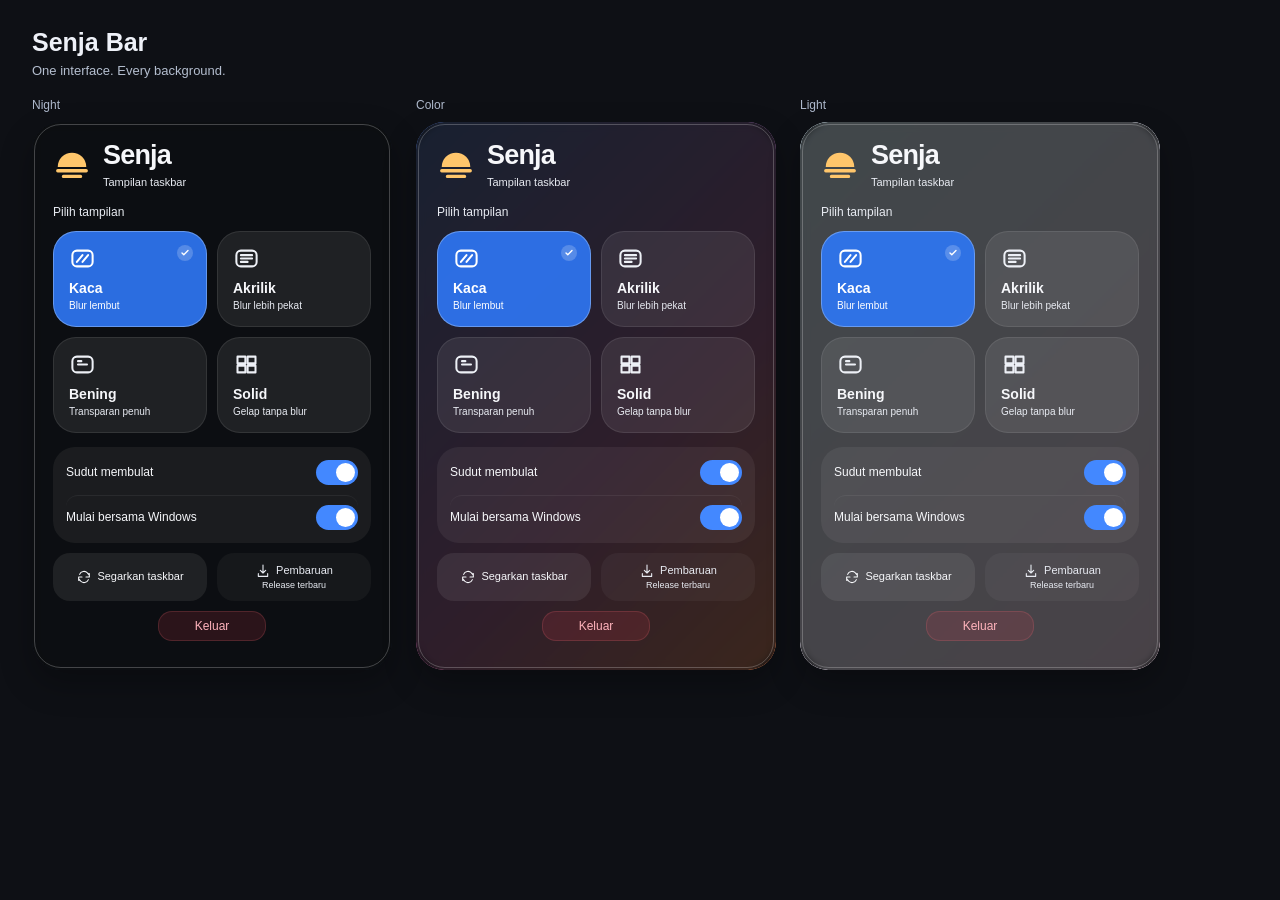
<file: docs/preview/index.html>
<!doctype html><html><meta charset="utf-8"><title>Senja Bar — GUI preview</title>
<style>*{box-sizing:border-box}body{margin:0;background:#0e1015;color:#eef1f8;font-family:Segoe UI,sans-serif}header{margin:28px 32px 20px}h1{font-size:25px;margin:0}p{color:#b4becf;margin:6px 0 0;font-size:13px}.gallery{display:flex;gap:24px;margin:0 32px}h2{font-size:12px;font-weight:500;color:#aeb9cc;margin:0 0 10px}iframe{display:block;width:360px;height:548px;border:0;border-radius:28px;box-shadow:0 14px 32px #0004}</style>
<header><h1>Senja Bar</h1><p>One interface. Every background.</p></header><main class="gallery"><section><h2>Night</h2><iframe title="Senja Night" srcdoc="&lt;!doctype html&gt;
&lt;html lang=&quot;id&quot;&gt;&lt;head&gt;&lt;meta charset=&quot;utf-8&quot;&gt;&lt;meta name=&quot;viewport&quot; content=&quot;width=device-width,initial-scale=1&quot;&gt;
&lt;meta http-equiv=&quot;Content-Security-Policy&quot; content=&quot;default-src &#x27;none&#x27;; style-src &#x27;unsafe-inline&#x27;; script-src &#x27;unsafe-inline&#x27;; img-src data:; font-src data:; connect-src &#x27;none&#x27;; base-uri &#x27;none&#x27;; form-action &#x27;none&#x27;&quot;&gt;
&lt;title&gt;Senja — Tampilan taskbar&lt;/title&gt;&lt;style&gt;/* Senja — HyperOS-inspired control surface. Local CSS; no remote resources. */

:root {

  color-scheme: dark;

  --accent: #4388ff;

  --ink: #f6f7fa;

  --muted: #e8ebf2;

  --surface: rgb(12 13 15 / 72%);

  --radius: 28px;

  --font: &quot;Segoe UI Variable Text&quot;, &quot;Segoe UI&quot;, sans-serif;

}

* { box-sizing: border-box; }

html { height: 100%; background: transparent; }

body { margin: 0; height: 100%; color: var(--ink); font: 13px/1.4 var(--font); background: var(--desktop, transparent); background-size: 100% 100%; }

button { font: inherit; color: inherit; cursor: pointer; -webkit-tap-highlight-color: transparent; }

button[aria-disabled=&quot;true&quot;] { cursor: wait; }

button:focus-visible { outline: 2px solid #b6d2ff; outline-offset: 3px; }

button:focus:not(:focus-visible) { outline: none; }

svg { display: block; width: 20px; height: 20px; flex-shrink: 0; fill: none; stroke: currentColor; stroke-width: 1.65; stroke-linecap: round; stroke-linejoin: round; }

::selection { background: #4388ff; color: white; }

::-webkit-scrollbar { width: 4px; }

::-webkit-scrollbar-thumb { background: #71757e; border-radius: 4px; }

.panel { height: 100%; padding: 18px 20px 12px; overflow-y: auto; background: var(--surface); border: 1px solid transparent; border-radius: var(--radius);  }

.brand { display: flex; align-items: center; gap: 12px; margin: 0 0 14px; min-height: 44px; }

.logo { width: 38px; height: 38px; color: #ffc66b; stroke: none; }

h1 { margin: 0; font-size: 27px; line-height: 1.1; letter-spacing: -.03em; font-weight: 650; }

.brand p { margin: 4px 0 0; color: var(--muted); font-size: 11px; }

.styles { margin: 0; padding: 0; border: 0; min-width: 0; }

legend { margin: 0 0 10px; padding: 0; color: var(--muted); font-size: 12px; font-weight: 500; }

.style-grid { display: grid; grid-template-columns: repeat(2, minmax(0, 1fr)); gap: 10px; }

.style { position: relative; display: flex; flex-direction: column; align-items: flex-start; justify-content: center; gap: 7px; min-height: 96px; padding: 12px 15px; text-align: left; border: 1px solid rgb(255 255 255 / 9%); border-radius: 23px; background: rgb(255 255 255 / 8%); transition: background 140ms ease-out, border-color 140ms ease-out; }

.style:hover { background: rgb(255 255 255 / 14%); border-color: rgb(255 255 255 / 20%); }

.style:active { background: rgb(255 255 255 / 18%); }

.style-icon { width: 27px; height: 27px; color: #edf0f6; stroke-width: 1.8; }

.style strong { display: block; font-size: 14px; line-height: 18px; font-weight: 600; }

.style small { display: block; margin-top: 2px; font-size: 10px; line-height: 13px; color: var(--muted); white-space: nowrap; }

.check { display: none; position: absolute; top: 13px; right: 13px; width: 16px; height: 16px; padding: 2px; border-radius: 50%; background: rgb(255 255 255 / 20%); stroke-width: 2.3; }

.style[aria-checked=&quot;true&quot;] { color: white; background: rgb(47 119 244 / 92%); border-color: rgb(170 205 255 / 45%); }

.style[aria-checked=&quot;true&quot;]:hover { background: rgb(66 138 255 / 96%); }

.style[aria-checked=&quot;true&quot;] .style-icon, .style[aria-checked=&quot;true&quot;] small { color: white; }

.style[aria-checked=&quot;true&quot;] .check { display: block; }

.preferences { margin-top: 14px; padding: 4px 13px; background: rgb(255 255 255 / 6%); border-radius: 22px; }

.setting { display: flex; align-items: center; justify-content: space-between; gap: 10px; width: 100%; min-height: 44px; padding: 7px 0; border: 0; background: transparent; text-align: left; font-size: 12px; }

.setting + .setting { border-top: 1px solid rgb(255 255 255 / 6%); }

.setting:hover { color: #c5dcff; }

.switch { display: block; position: relative; width: 42px; height: 25px; flex-shrink: 0; background: rgb(195 203 220 / 27%); border-radius: 14px; transition: background 140ms ease-out; }

.switch::after { content: &quot;&quot;; position: absolute; left: 3px; top: 3px; width: 19px; height: 19px; border-radius: 50%; background: white; transition: transform 140ms ease-out; }

.setting[aria-checked=&quot;true&quot;] .switch { background: var(--accent); }

.setting[aria-checked=&quot;true&quot;] .switch::after { transform: translateX(17px); }

.action { display: flex; align-items: center; justify-content: center; gap: 9px; width: 100%; min-height: 42px; margin-top: 10px; padding: 9px 12px; border: 0; border-radius: 17px; background: rgb(255 255 255 / 8%); font-size: 12px; font-weight: 500; }

.action svg { width: 17px; height: 17px; }

.action:hover { background: rgb(255 255 255 / 14%); }

.update-note { display: flex; align-items: center; justify-content: center; gap: 6px; padding: 10px 0 8px; color: var(--muted); font-size: 9px; line-height: 13px; }

.update-note svg { width: 12px; height: 12px; }

footer { display: flex; align-items: center; justify-content: space-between; gap: 8px; padding-top: 4px; }

.save-status { color: #e3e6ed; font-size: 11px; line-height: 16px; font-weight: 400; }

.save-status.error { color: #ffc3c3; }

.exit { padding: 6px 11px; border: 0; border-radius: 12px; background: rgb(255 255 255 / 5%); font-size: 12px; line-height: 16px; font-weight: 500; }

.exit:hover { color: #ffc3c3; background: rgb(255 255 255 / 7%); }

@media (max-width: 330px) { .panel { padding-inline: 15px; } .style { padding-inline: 12px; } .setting { font-size: 11px; } }



@media (forced-colors: active) { .panel, .style, .preferences, .action { border: 1px solid CanvasText; } .style[aria-checked=&quot;true&quot;], .switch { background: Highlight; color: HighlightText; } }





/* Inset the antialiased edge so the native window region cannot cut it. */

.panel::before { content: &#x27;&#x27;; position: fixed; inset: 1px; z-index: 5; border: 1px solid rgb(255 255 255 / 23%); border-radius: calc(var(--radius) - 1px); pointer-events: none; }

@media (forced-colors: active) { .panel::before { border-color: CanvasText; } }







/* One finite motion system; no overshoot, filters or competing springs. */

:root { --ease-out: cubic-bezier(.215,.61,.355,1); }

.panel { opacity: 1; }

.panel.entering { opacity: 1; }

.panel.leaving { pointer-events: none; }

.style { overflow: hidden; transition: background 180ms ease-out, border-color 180ms ease-out; }

.check { display: block; opacity: 0; transform: scale(.7); transition: opacity 180ms ease-out, transform 240ms var(--ease-out); }

.style[aria-checked=&quot;true&quot;] .check { opacity: 1; transform: scale(1); }

.switch { transition: background 180ms var(--ease-out); }

.setting, .action, .exit { position: relative; overflow: hidden; transition: background 180ms ease-out, color 180ms ease-out; }

.setting { border-radius: 12px; }



/* Selection travels as one continuous surface instead of two color flashes. */

.style-grid { position: relative; isolation: isolate; }

.selection-plate { display: block; position: absolute; left: 0; top: 0; z-index: 0; pointer-events: none; border-radius: 23px; border: 1px solid rgb(170 205 255 / 45%); background: rgb(47 119 244 / 92%); transition: transform 280ms var(--ease-out); }

.style { z-index: 1; }

.style[aria-checked=&quot;true&quot;], .style[aria-checked=&quot;true&quot;]:hover { background: transparent; border-color: transparent; }

/* Native compositor handles whole-window opacity and movement together. */

/* User-enabled Senja motion, including when Windows animations are disabled. */

.switch::after { content: none; }

.switch-thumb { display: block; position: absolute; top: 3px; left: 3px; width: 19px; height: 19px; border-radius: 50%; background: white; transform: translateX(0); transition: transform 180ms cubic-bezier(.4,0,.2,1); }

.setting[aria-checked=&quot;true&quot;] .switch-thumb { transform: translateX(17px); }

.selection-plate { transition: transform 280ms var(--ease-out); will-change: transform; }







/* Quiet footer with a centered, translucent red exit action. */

footer { position: relative; justify-content: center; padding-top: 4px; }

.save-status { position: absolute; width: 1px; height: 1px; overflow: hidden; clip-path: inset(50%); white-space: nowrap; }

.save-status.error { position: static; width: auto; height: auto; clip-path: none; white-space: normal; color: #ffc3c3; font-size: 10px; }

footer:has(.save-status.error) { flex-wrap: wrap; }

.exit { min-width: 108px; padding: 6px 20px; border: 1px solid rgb(255 111 122 / 18%); border-radius: 14px; color: #ffb3bc; background: rgb(231 57 80 / 14%); font-size: 12px; line-height: 16px; font-weight: 500; }

.exit:hover { color: #ffd0d6; background: rgb(231 57 80 / 24%); }

.exit:active { background: rgb(231 57 80 / 30%); }



.update-action { margin-top: 4px; min-height: 30px; padding-block: 6px; font-size: 11px; background: rgb(255 255 255 / 4%); color: var(--muted); cursor: default; }

.update-action small { font-size: 9px; font-weight: 400; color: var(--muted); }

.update-action:disabled { cursor: default; }

.update-action:disabled:hover, .update-action:disabled:active { transform: none; background: rgb(255 255 255 / 4%); }

footer { padding-top: 4px; }



.panel { padding-bottom: 8px; }





/* Equal-width actions keep the complete menu within its fixed viewport. */

.quick-actions { display: grid; grid-template-columns: repeat(2, minmax(0, 1fr)); gap: 10px; margin-top: 10px; }

.quick-actions .action { min-width: 0; min-height: 48px; margin: 0; padding: 8px; gap: 5px; border-radius: 17px; font-size: 11px; line-height: 15px; }

.quick-actions .action svg { width: 16px; height: 16px; }

.quick-actions .update-action { flex-wrap: wrap; align-content: center; column-gap: 5px; row-gap: 0; }

.quick-actions .update-action small { flex-basis: 100%; font-size: 9px; line-height: 12px; text-align: center; }

.panel { scrollbar-width: none; }

.panel::-webkit-scrollbar { display: none; width: 0; }

footer { padding-top: 10px; }



.update-action:not(:disabled) { cursor: pointer; }

.update-action:not(:disabled):hover { background: rgb(255 255 255 / 14%); }
body{background:#11151d}.panel{opacity:1;backdrop-filter:blur(4px)}&lt;/style&gt;&lt;/head&gt;
&lt;body&gt;&lt;main class=&quot;panel&quot; aria-label=&quot;Pengaturan Senja&quot;&gt;
&lt;header class=&quot;brand&quot;&gt;&lt;svg class=&quot;logo&quot; viewBox=&quot;0 0 40 40&quot; aria-hidden=&quot;true&quot;&gt;&lt;path fill=&quot;currentColor&quot; d=&quot;M5 21a15 15 0 0 1 30 0H5Z&quot;/&gt;&lt;path d=&quot;M5 25h30M11 31h18&quot; fill=&quot;none&quot; stroke=&quot;currentColor&quot; stroke-width=&quot;3.5&quot; stroke-linecap=&quot;round&quot;/&gt;&lt;/svg&gt;&lt;div&gt;&lt;h1&gt;Senja&lt;/h1&gt;&lt;p&gt;Tampilan taskbar&lt;/p&gt;&lt;/div&gt;&lt;/header&gt;
&lt;fieldset class=&quot;styles&quot;&gt;&lt;legend&gt;Pilih tampilan&lt;/legend&gt;&lt;div class=&quot;style-grid&quot; role=&quot;radiogroup&quot; aria-label=&quot;Gaya taskbar&quot;&gt;
&lt;button class=&quot;style&quot; role=&quot;radio&quot; aria-checked=&quot;false&quot; data-command=&quot;100&quot; data-style=&quot;1&quot;&gt;&lt;svg class=&quot;style-icon&quot; viewBox=&quot;0 0 24 24&quot;&gt;&lt;rect x=&quot;3&quot; y=&quot;5&quot; width=&quot;18&quot; height=&quot;14&quot; rx=&quot;4&quot;/&gt;&lt;path d=&quot;m7 15 5-6m0 6 5-6&quot;/&gt;&lt;/svg&gt;&lt;span&gt;&lt;strong&gt;Kaca&lt;/strong&gt;&lt;small&gt;Blur lembut&lt;/small&gt;&lt;/span&gt;&lt;svg class=&quot;check&quot; viewBox=&quot;0 0 20 20&quot;&gt;&lt;path d=&quot;m5 10 3 3 7-7&quot;/&gt;&lt;/svg&gt;&lt;/button&gt;
&lt;button class=&quot;style&quot; role=&quot;radio&quot; aria-checked=&quot;false&quot; data-command=&quot;101&quot; data-style=&quot;2&quot;&gt;&lt;svg class=&quot;style-icon&quot; viewBox=&quot;0 0 24 24&quot;&gt;&lt;rect x=&quot;3&quot; y=&quot;5&quot; width=&quot;18&quot; height=&quot;14&quot; rx=&quot;4&quot;/&gt;&lt;path d=&quot;M7 9h10M7 12h10M7 15h6&quot;/&gt;&lt;/svg&gt;&lt;span&gt;&lt;strong&gt;Akrilik&lt;/strong&gt;&lt;small&gt;Blur lebih pekat&lt;/small&gt;&lt;/span&gt;&lt;svg class=&quot;check&quot; viewBox=&quot;0 0 20 20&quot;&gt;&lt;path d=&quot;m5 10 3 3 7-7&quot;/&gt;&lt;/svg&gt;&lt;/button&gt;
&lt;button class=&quot;style&quot; role=&quot;radio&quot; aria-checked=&quot;false&quot; data-command=&quot;102&quot; data-style=&quot;3&quot;&gt;&lt;svg class=&quot;style-icon&quot; viewBox=&quot;0 0 24 24&quot;&gt;&lt;rect x=&quot;3&quot; y=&quot;5&quot; width=&quot;18&quot; height=&quot;14&quot; rx=&quot;4&quot;/&gt;&lt;path d=&quot;M8 9h3M8 12h8&quot;/&gt;&lt;/svg&gt;&lt;span&gt;&lt;strong&gt;Bening&lt;/strong&gt;&lt;small&gt;Transparan penuh&lt;/small&gt;&lt;/span&gt;&lt;svg class=&quot;check&quot; viewBox=&quot;0 0 20 20&quot;&gt;&lt;path d=&quot;m5 10 3 3 7-7&quot;/&gt;&lt;/svg&gt;&lt;/button&gt;
&lt;button class=&quot;style&quot; role=&quot;radio&quot; aria-checked=&quot;false&quot; data-command=&quot;103&quot; data-style=&quot;4&quot;&gt;&lt;svg class=&quot;style-icon&quot; viewBox=&quot;0 0 24 24&quot;&gt;&lt;path d=&quot;M4 5h7v6H4zm9 0h7v6h-7zM4 13h7v6H4zm9 0h7v6h-7z&quot;/&gt;&lt;/svg&gt;&lt;span&gt;&lt;strong&gt;Solid&lt;/strong&gt;&lt;small&gt;Gelap tanpa blur&lt;/small&gt;&lt;/span&gt;&lt;svg class=&quot;check&quot; viewBox=&quot;0 0 20 20&quot;&gt;&lt;path d=&quot;m5 10 3 3 7-7&quot;/&gt;&lt;/svg&gt;&lt;/button&gt;
&lt;/div&gt;&lt;/fieldset&gt;
&lt;section class=&quot;preferences&quot; aria-label=&quot;Preferensi&quot;&gt;&lt;button class=&quot;setting&quot; role=&quot;switch&quot; aria-checked=&quot;false&quot; data-command=&quot;105&quot; id=&quot;rounded&quot;&gt;&lt;span&gt;Sudut membulat&lt;/span&gt;&lt;i class=&quot;switch&quot; aria-hidden=&quot;true&quot;&gt;&lt;span class=&quot;switch-thumb&quot;&gt;&lt;/span&gt;&lt;/i&gt;&lt;/button&gt;&lt;button class=&quot;setting&quot; role=&quot;switch&quot; aria-checked=&quot;false&quot; data-command=&quot;110&quot; id=&quot;startup&quot;&gt;&lt;span&gt;Mulai bersama Windows&lt;/span&gt;&lt;i class=&quot;switch&quot; aria-hidden=&quot;true&quot;&gt;&lt;span class=&quot;switch-thumb&quot;&gt;&lt;/span&gt;&lt;/i&gt;&lt;/button&gt;&lt;/section&gt;
&lt;section class=&quot;quick-actions&quot; aria-label=&quot;Tindakan aplikasi&quot;&gt;&lt;button class=&quot;action&quot; data-command=&quot;111&quot;&gt;&lt;svg viewBox=&quot;0 0 24 24&quot;&gt;&lt;path d=&quot;M20 7v5h-5M4 17v-5h5M5.4 8a7 7 0 0 1 11.8-2L20 9M4 15l2.8 3A7 7 0 0 0 18.6 16&quot;/&gt;&lt;/svg&gt;&lt;span&gt;Segarkan taskbar&lt;/span&gt;&lt;/button&gt;
&lt;button class=&quot;action update-action&quot; data-command=&quot;112&quot; aria-label=&quot;Pembaruan: buka release terbaru&quot;&gt;&lt;svg viewBox=&quot;0 0 24 24&quot;&gt;&lt;path d=&quot;M12 3v12m-4-4 4 4 4-4M5 16v4h14v-4&quot;/&gt;&lt;/svg&gt;&lt;span&gt;Pembaruan&lt;/span&gt;&lt;small&gt;Release terbaru&lt;/small&gt;&lt;/button&gt;&lt;/section&gt;
&lt;footer&gt;&lt;span class=&quot;save-status&quot; id=&quot;status&quot; role=&quot;status&quot; aria-live=&quot;polite&quot;&gt;&lt;/span&gt;&lt;button class=&quot;exit&quot; data-command=&quot;140&quot;&gt;Keluar&lt;/button&gt;&lt;/footer&gt;
&lt;/main&gt;&lt;script&gt;window.__SENJA_STATE__={&quot;style&quot;: 1, &quot;rounded&quot;: true, &quot;startup&quot;: true};&lt;/script&gt;&lt;script&gt;let previewEngineState={...window.__SENJA_STATE__};
window.chrome={webview:{postMessage(raw){const m=JSON.parse(raw);if(m.type===&#x27;command&#x27;){
if(m.command&gt;=100&amp;&amp;m.command&lt;=103)previewEngineState.style=m.command-99;
if(m.command===105)previewEngineState.rounded=!previewEngineState.rounded;
if(m.command===110)previewEngineState.startup=!previewEngineState.startup;
setTimeout(()=&gt;window.senjaUpdate({...previewEngineState}),180);
}}}};// One in-flight engine command; rapid input keeps the latest desired state.
// Shared by the shipped WebView and the dependency-free regression tests.
(function (root) {
  function createCommands(initial, paint, send) {
    let confirmed = { ...initial }, desired = { ...initial }, pending = false;
    let pendingField = null, pendingValue;
    const fields = [&#x27;style&#x27;, &#x27;rounded&#x27;, &#x27;startup&#x27;];
    const dirty = new Set(), actions = [];
    function flush() {
      if (pending) return;
      let command;
      pendingField = null;
      for (const field of fields) {
        if (desired[field] !== confirmed[field]) {
          command = field === &#x27;style&#x27; ? desired.style + 99 : field === &#x27;rounded&#x27; ? 105 : 110;
          pendingField = field; pendingValue = desired[field];
          break;
        }
      }
      if (command === undefined) command = actions.shift();
      if (command === undefined) return;
      pending = true;
      paint({ ...desired }, &#x27;&#x27;, pending);
      send(command);
    }
    return {
      choose(field, value) {
        if (!fields.includes(field)) return;
        desired[field] = value;
        dirty.add(field);
        paint({ ...desired }, &#x27;&#x27;, pending);
        flush();
      },
      action(command) {
        if (command === 140) { send(command); return; }
        if (!actions.includes(command)) actions.push(command);
        flush();
      },
      acknowledge(next, error = &#x27;&#x27;) {
        if (pendingField &amp;&amp; next[pendingField] !== pendingValue &amp;&amp; next[pendingField] !== desired[pendingField]) {
          error ||= &#x27;Efek belum diterapkan. Coba lagi.&#x27;;
        }
        confirmed = { ...next };
        pending = false;
        pendingField = null;
        for (const field of fields) {
          if (!dirty.has(field) || error) desired[field] = next[field];
          if (desired[field] === next[field]) dirty.delete(field);
        }
        if (error) { dirty.clear(); actions.length = 0; }
        paint({ ...desired }, error, pending);
        if (!error) flush();
      },
      reset(next) {
        confirmed = { ...next }; desired = { ...next }; pending = false;
        pendingField = null;
        dirty.clear(); actions.length = 0;
        paint({ ...desired }, &#x27;&#x27;, pending);
      }
    };
  }
  if (typeof module !== &#x27;undefined&#x27;) module.exports = createCommands;
  else root.createSenjaCommands = createCommands;
})(typeof window === &#x27;undefined&#x27; ? globalThis : window);

(() =&gt; {
  const state = window.__SENJA_STATE__;
  // The user explicitly enabled full motion in Senja, independently of
  // Windows&#x27; disabled animation setting. Leave the system setting untouched.
  const reducedMotion = { matches: false };
  const grid = document.querySelector(&#x27;.style-grid&#x27;);
  const plate = document.createElement(&#x27;i&#x27;);
  plate.className = &#x27;selection-plate&#x27;;
  plate.setAttribute(&#x27;aria-hidden&#x27;, &#x27;true&#x27;);
  grid.prepend(plate);
  let platePlaced = false;
  let plateGeometry = &quot;&quot;;
  function positionSelection() {
    const selected = grid.querySelector(`[data-style=&quot;${state.style}&quot;]`);
    if (!selected) return;
    const geometry = [selected.offsetLeft, selected.offsetTop, selected.offsetWidth, selected.offsetHeight];
    if (geometry.join(&#x27;,&#x27;) === plateGeometry) return;
    plateGeometry = geometry.join(&#x27;,&#x27;);
    if (!platePlaced) plate.style.transition = &#x27;none&#x27;;
    plate.style.width = `${geometry[2]}px`;
    plate.style.height = `${geometry[3]}px`;
    plate.style.transform = `translate(${geometry[0]}px, ${geometry[1]}px)`;
    if (!platePlaced) {
      platePlaced = true;
      requestAnimationFrame(() =&gt; requestAnimationFrame(() =&gt; plate.style.removeProperty(&#x27;transition&#x27;)));
    }
  }
  new ResizeObserver(positionSelection).observe(grid);
  const panel = document.querySelector(&#x27;.panel&#x27;);
  let revealed = false;
  let dismissing = false;
  window.senjaReveal = () =&gt; {
    if (revealed || dismissing) return;
    revealed = true;
    requestAnimationFrame(() =&gt; {
      if (dismissing) return;
      panel.classList.add(&#x27;entering&#x27;);
      send(&#x27;motion&#x27;);
    });
  };
  window.senjaDismiss = () =&gt; {
    if (dismissing) return;
    dismissing = true;
    // The native compositor moves and fades the whole window as one unit.
    // Scaling HTML separately from its live backdrop creates edge judder.
    panel.style.pointerEvents = &#x27;none&#x27;;
    send(&#x27;motion&#x27;);
  };
  window.senjaReset = next =&gt; {
    revealed = false;
    dismissing = false;
    panel.style.pointerEvents = &#x27;&#x27;;
    panel.classList.remove(&#x27;entering&#x27;);
    commands.reset(next);
    window.senjaReveal();
  };
  function animatePress(button, event) {
    if (button.getAttribute(&#x27;role&#x27;) === &#x27;switch&#x27;) return;
    if (reducedMotion.matches) return;
    button.animate([
      { transform: &#x27;scale(.98)&#x27;, offset: 0 },
      { transform: &#x27;scale(1)&#x27;, offset: 1 }
    ], { duration: 140, easing: &#x27;cubic-bezier(.215,.61,.355,1)&#x27; });
    if (button.dataset.command === &#x27;111&#x27;) {
      button.querySelector(&#x27;svg&#x27;)?.animate([{ transform: &#x27;rotate(0deg)&#x27; }, { transform: &#x27;rotate(360deg)&#x27; }], { duration: 350, easing: &#x27;cubic-bezier(.16,1,.3,1)&#x27; });
    }
  }
  function send(type, command) {
    window.chrome?.webview?.postMessage(JSON.stringify({ type, command, reducedMotion: reducedMotion.matches }));
  }
  function render(next, message = &#x27;&#x27;, pending = false) {
    Object.assign(state, next);
    positionSelection();
    for (const el of document.querySelectorAll(&#x27;[data-style]&#x27;)) {
      const active = Number(el.dataset.style) === state.style;
      el.setAttribute(&#x27;aria-checked&#x27;, String(active));
      el.tabIndex = active ? 0 : -1;
    }
    document.querySelector(&#x27;#rounded&#x27;).setAttribute(&#x27;aria-checked&#x27;, String(state.rounded));
    document.querySelector(&#x27;#startup&#x27;).setAttribute(&#x27;aria-checked&#x27;, String(state.startup));
    panel.setAttribute(&#x27;aria-busy&#x27;, String(pending));
    const status = document.querySelector(&#x27;#status&#x27;);
    status.textContent = message || (pending ? &#x27;Menerapkan…&#x27; : &#x27;&#x27;);
    status.classList.toggle(&#x27;error&#x27;, Boolean(message));
  }
  const commands = window.createSenjaCommands(state, render, command =&gt; send(&#x27;command&#x27;, command));
  window.senjaUpdate = commands.acknowledge;
  document.addEventListener(&#x27;click&#x27;, event =&gt; {
    const action = event.target.closest(&#x27;button&#x27;);
    if (!action) return;
    if (action.dataset.action === &#x27;close&#x27;) { send(&#x27;close&#x27;); return; }
    if (!action.dataset.command || dismissing) return;
    animatePress(action, event);
    const command = Number(action.dataset.command);
    if (command &gt;= 100 &amp;&amp; command &lt;= 103) commands.choose(&#x27;style&#x27;, command - 99);
    else if (command === 105) commands.choose(&#x27;rounded&#x27;, !state.rounded);
    else if (command === 110) commands.choose(&#x27;startup&#x27;, !state.startup);
    else commands.action(command);
  });
  document.addEventListener(&#x27;keydown&#x27;, event =&gt; {
    if (event.key === &#x27;Escape&#x27;) { event.preventDefault(); send(&#x27;close&#x27;); }
    if (event.key === &#x27;F5&#x27; || (event.ctrlKey &amp;&amp; event.key.toLowerCase() === &#x27;r&#x27;)) { event.preventDefault(); send(&#x27;reload&#x27;); }
    const radio = event.target.closest(&#x27;[role=&quot;radio&quot;]&#x27;);
    if (radio &amp;&amp; [&#x27;ArrowLeft&#x27;, &#x27;ArrowRight&#x27;, &#x27;ArrowUp&#x27;, &#x27;ArrowDown&#x27;, &#x27;Home&#x27;, &#x27;End&#x27;].includes(event.key)) {
      event.preventDefault();
      const options = [...document.querySelectorAll(&#x27;[role=&quot;radio&quot;]&#x27;)];
      const index = options.indexOf(radio);
      let next = event.key === &#x27;Home&#x27; ? 0 : event.key === &#x27;End&#x27; ? options.length - 1 : (index + ([&#x27;ArrowLeft&#x27;, &#x27;ArrowUp&#x27;].includes(event.key) ? -1 : 1) + options.length) % options.length;
      options[next].focus(); options[next].click();
    }
  });
  render(state);
  send(&#x27;ready&#x27;);
})();
&lt;/script&gt;&lt;/body&gt;&lt;/html&gt;








"></iframe></section><section><h2>Color</h2><iframe title="Senja Color" srcdoc="&lt;!doctype html&gt;
&lt;html lang=&quot;id&quot;&gt;&lt;head&gt;&lt;meta charset=&quot;utf-8&quot;&gt;&lt;meta name=&quot;viewport&quot; content=&quot;width=device-width,initial-scale=1&quot;&gt;
&lt;meta http-equiv=&quot;Content-Security-Policy&quot; content=&quot;default-src &#x27;none&#x27;; style-src &#x27;unsafe-inline&#x27;; script-src &#x27;unsafe-inline&#x27;; img-src data:; font-src data:; connect-src &#x27;none&#x27;; base-uri &#x27;none&#x27;; form-action &#x27;none&#x27;&quot;&gt;
&lt;title&gt;Senja — Tampilan taskbar&lt;/title&gt;&lt;style&gt;/* Senja — HyperOS-inspired control surface. Local CSS; no remote resources. */

:root {

  color-scheme: dark;

  --accent: #4388ff;

  --ink: #f6f7fa;

  --muted: #e8ebf2;

  --surface: rgb(12 13 15 / 72%);

  --radius: 28px;

  --font: &quot;Segoe UI Variable Text&quot;, &quot;Segoe UI&quot;, sans-serif;

}

* { box-sizing: border-box; }

html { height: 100%; background: transparent; }

body { margin: 0; height: 100%; color: var(--ink); font: 13px/1.4 var(--font); background: var(--desktop, transparent); background-size: 100% 100%; }

button { font: inherit; color: inherit; cursor: pointer; -webkit-tap-highlight-color: transparent; }

button[aria-disabled=&quot;true&quot;] { cursor: wait; }

button:focus-visible { outline: 2px solid #b6d2ff; outline-offset: 3px; }

button:focus:not(:focus-visible) { outline: none; }

svg { display: block; width: 20px; height: 20px; flex-shrink: 0; fill: none; stroke: currentColor; stroke-width: 1.65; stroke-linecap: round; stroke-linejoin: round; }

::selection { background: #4388ff; color: white; }

::-webkit-scrollbar { width: 4px; }

::-webkit-scrollbar-thumb { background: #71757e; border-radius: 4px; }

.panel { height: 100%; padding: 18px 20px 12px; overflow-y: auto; background: var(--surface); border: 1px solid transparent; border-radius: var(--radius);  }

.brand { display: flex; align-items: center; gap: 12px; margin: 0 0 14px; min-height: 44px; }

.logo { width: 38px; height: 38px; color: #ffc66b; stroke: none; }

h1 { margin: 0; font-size: 27px; line-height: 1.1; letter-spacing: -.03em; font-weight: 650; }

.brand p { margin: 4px 0 0; color: var(--muted); font-size: 11px; }

.styles { margin: 0; padding: 0; border: 0; min-width: 0; }

legend { margin: 0 0 10px; padding: 0; color: var(--muted); font-size: 12px; font-weight: 500; }

.style-grid { display: grid; grid-template-columns: repeat(2, minmax(0, 1fr)); gap: 10px; }

.style { position: relative; display: flex; flex-direction: column; align-items: flex-start; justify-content: center; gap: 7px; min-height: 96px; padding: 12px 15px; text-align: left; border: 1px solid rgb(255 255 255 / 9%); border-radius: 23px; background: rgb(255 255 255 / 8%); transition: background 140ms ease-out, border-color 140ms ease-out; }

.style:hover { background: rgb(255 255 255 / 14%); border-color: rgb(255 255 255 / 20%); }

.style:active { background: rgb(255 255 255 / 18%); }

.style-icon { width: 27px; height: 27px; color: #edf0f6; stroke-width: 1.8; }

.style strong { display: block; font-size: 14px; line-height: 18px; font-weight: 600; }

.style small { display: block; margin-top: 2px; font-size: 10px; line-height: 13px; color: var(--muted); white-space: nowrap; }

.check { display: none; position: absolute; top: 13px; right: 13px; width: 16px; height: 16px; padding: 2px; border-radius: 50%; background: rgb(255 255 255 / 20%); stroke-width: 2.3; }

.style[aria-checked=&quot;true&quot;] { color: white; background: rgb(47 119 244 / 92%); border-color: rgb(170 205 255 / 45%); }

.style[aria-checked=&quot;true&quot;]:hover { background: rgb(66 138 255 / 96%); }

.style[aria-checked=&quot;true&quot;] .style-icon, .style[aria-checked=&quot;true&quot;] small { color: white; }

.style[aria-checked=&quot;true&quot;] .check { display: block; }

.preferences { margin-top: 14px; padding: 4px 13px; background: rgb(255 255 255 / 6%); border-radius: 22px; }

.setting { display: flex; align-items: center; justify-content: space-between; gap: 10px; width: 100%; min-height: 44px; padding: 7px 0; border: 0; background: transparent; text-align: left; font-size: 12px; }

.setting + .setting { border-top: 1px solid rgb(255 255 255 / 6%); }

.setting:hover { color: #c5dcff; }

.switch { display: block; position: relative; width: 42px; height: 25px; flex-shrink: 0; background: rgb(195 203 220 / 27%); border-radius: 14px; transition: background 140ms ease-out; }

.switch::after { content: &quot;&quot;; position: absolute; left: 3px; top: 3px; width: 19px; height: 19px; border-radius: 50%; background: white; transition: transform 140ms ease-out; }

.setting[aria-checked=&quot;true&quot;] .switch { background: var(--accent); }

.setting[aria-checked=&quot;true&quot;] .switch::after { transform: translateX(17px); }

.action { display: flex; align-items: center; justify-content: center; gap: 9px; width: 100%; min-height: 42px; margin-top: 10px; padding: 9px 12px; border: 0; border-radius: 17px; background: rgb(255 255 255 / 8%); font-size: 12px; font-weight: 500; }

.action svg { width: 17px; height: 17px; }

.action:hover { background: rgb(255 255 255 / 14%); }

.update-note { display: flex; align-items: center; justify-content: center; gap: 6px; padding: 10px 0 8px; color: var(--muted); font-size: 9px; line-height: 13px; }

.update-note svg { width: 12px; height: 12px; }

footer { display: flex; align-items: center; justify-content: space-between; gap: 8px; padding-top: 4px; }

.save-status { color: #e3e6ed; font-size: 11px; line-height: 16px; font-weight: 400; }

.save-status.error { color: #ffc3c3; }

.exit { padding: 6px 11px; border: 0; border-radius: 12px; background: rgb(255 255 255 / 5%); font-size: 12px; line-height: 16px; font-weight: 500; }

.exit:hover { color: #ffc3c3; background: rgb(255 255 255 / 7%); }

@media (max-width: 330px) { .panel { padding-inline: 15px; } .style { padding-inline: 12px; } .setting { font-size: 11px; } }



@media (forced-colors: active) { .panel, .style, .preferences, .action { border: 1px solid CanvasText; } .style[aria-checked=&quot;true&quot;], .switch { background: Highlight; color: HighlightText; } }





/* Inset the antialiased edge so the native window region cannot cut it. */

.panel::before { content: &#x27;&#x27;; position: fixed; inset: 1px; z-index: 5; border: 1px solid rgb(255 255 255 / 23%); border-radius: calc(var(--radius) - 1px); pointer-events: none; }

@media (forced-colors: active) { .panel::before { border-color: CanvasText; } }







/* One finite motion system; no overshoot, filters or competing springs. */

:root { --ease-out: cubic-bezier(.215,.61,.355,1); }

.panel { opacity: 1; }

.panel.entering { opacity: 1; }

.panel.leaving { pointer-events: none; }

.style { overflow: hidden; transition: background 180ms ease-out, border-color 180ms ease-out; }

.check { display: block; opacity: 0; transform: scale(.7); transition: opacity 180ms ease-out, transform 240ms var(--ease-out); }

.style[aria-checked=&quot;true&quot;] .check { opacity: 1; transform: scale(1); }

.switch { transition: background 180ms var(--ease-out); }

.setting, .action, .exit { position: relative; overflow: hidden; transition: background 180ms ease-out, color 180ms ease-out; }

.setting { border-radius: 12px; }



/* Selection travels as one continuous surface instead of two color flashes. */

.style-grid { position: relative; isolation: isolate; }

.selection-plate { display: block; position: absolute; left: 0; top: 0; z-index: 0; pointer-events: none; border-radius: 23px; border: 1px solid rgb(170 205 255 / 45%); background: rgb(47 119 244 / 92%); transition: transform 280ms var(--ease-out); }

.style { z-index: 1; }

.style[aria-checked=&quot;true&quot;], .style[aria-checked=&quot;true&quot;]:hover { background: transparent; border-color: transparent; }

/* Native compositor handles whole-window opacity and movement together. */

/* User-enabled Senja motion, including when Windows animations are disabled. */

.switch::after { content: none; }

.switch-thumb { display: block; position: absolute; top: 3px; left: 3px; width: 19px; height: 19px; border-radius: 50%; background: white; transform: translateX(0); transition: transform 180ms cubic-bezier(.4,0,.2,1); }

.setting[aria-checked=&quot;true&quot;] .switch-thumb { transform: translateX(17px); }

.selection-plate { transition: transform 280ms var(--ease-out); will-change: transform; }







/* Quiet footer with a centered, translucent red exit action. */

footer { position: relative; justify-content: center; padding-top: 4px; }

.save-status { position: absolute; width: 1px; height: 1px; overflow: hidden; clip-path: inset(50%); white-space: nowrap; }

.save-status.error { position: static; width: auto; height: auto; clip-path: none; white-space: normal; color: #ffc3c3; font-size: 10px; }

footer:has(.save-status.error) { flex-wrap: wrap; }

.exit { min-width: 108px; padding: 6px 20px; border: 1px solid rgb(255 111 122 / 18%); border-radius: 14px; color: #ffb3bc; background: rgb(231 57 80 / 14%); font-size: 12px; line-height: 16px; font-weight: 500; }

.exit:hover { color: #ffd0d6; background: rgb(231 57 80 / 24%); }

.exit:active { background: rgb(231 57 80 / 30%); }



.update-action { margin-top: 4px; min-height: 30px; padding-block: 6px; font-size: 11px; background: rgb(255 255 255 / 4%); color: var(--muted); cursor: default; }

.update-action small { font-size: 9px; font-weight: 400; color: var(--muted); }

.update-action:disabled { cursor: default; }

.update-action:disabled:hover, .update-action:disabled:active { transform: none; background: rgb(255 255 255 / 4%); }

footer { padding-top: 4px; }



.panel { padding-bottom: 8px; }





/* Equal-width actions keep the complete menu within its fixed viewport. */

.quick-actions { display: grid; grid-template-columns: repeat(2, minmax(0, 1fr)); gap: 10px; margin-top: 10px; }

.quick-actions .action { min-width: 0; min-height: 48px; margin: 0; padding: 8px; gap: 5px; border-radius: 17px; font-size: 11px; line-height: 15px; }

.quick-actions .action svg { width: 16px; height: 16px; }

.quick-actions .update-action { flex-wrap: wrap; align-content: center; column-gap: 5px; row-gap: 0; }

.quick-actions .update-action small { flex-basis: 100%; font-size: 9px; line-height: 12px; text-align: center; }

.panel { scrollbar-width: none; }

.panel::-webkit-scrollbar { display: none; width: 0; }

footer { padding-top: 10px; }



.update-action:not(:disabled) { cursor: pointer; }

.update-action:not(:disabled):hover { background: rgb(255 255 255 / 14%); }
body{background:linear-gradient(135deg,#3b558c,#894b75 60%,#b76a43)}.panel{opacity:1;backdrop-filter:blur(4px)}&lt;/style&gt;&lt;/head&gt;
&lt;body&gt;&lt;main class=&quot;panel&quot; aria-label=&quot;Pengaturan Senja&quot;&gt;
&lt;header class=&quot;brand&quot;&gt;&lt;svg class=&quot;logo&quot; viewBox=&quot;0 0 40 40&quot; aria-hidden=&quot;true&quot;&gt;&lt;path fill=&quot;currentColor&quot; d=&quot;M5 21a15 15 0 0 1 30 0H5Z&quot;/&gt;&lt;path d=&quot;M5 25h30M11 31h18&quot; fill=&quot;none&quot; stroke=&quot;currentColor&quot; stroke-width=&quot;3.5&quot; stroke-linecap=&quot;round&quot;/&gt;&lt;/svg&gt;&lt;div&gt;&lt;h1&gt;Senja&lt;/h1&gt;&lt;p&gt;Tampilan taskbar&lt;/p&gt;&lt;/div&gt;&lt;/header&gt;
&lt;fieldset class=&quot;styles&quot;&gt;&lt;legend&gt;Pilih tampilan&lt;/legend&gt;&lt;div class=&quot;style-grid&quot; role=&quot;radiogroup&quot; aria-label=&quot;Gaya taskbar&quot;&gt;
&lt;button class=&quot;style&quot; role=&quot;radio&quot; aria-checked=&quot;false&quot; data-command=&quot;100&quot; data-style=&quot;1&quot;&gt;&lt;svg class=&quot;style-icon&quot; viewBox=&quot;0 0 24 24&quot;&gt;&lt;rect x=&quot;3&quot; y=&quot;5&quot; width=&quot;18&quot; height=&quot;14&quot; rx=&quot;4&quot;/&gt;&lt;path d=&quot;m7 15 5-6m0 6 5-6&quot;/&gt;&lt;/svg&gt;&lt;span&gt;&lt;strong&gt;Kaca&lt;/strong&gt;&lt;small&gt;Blur lembut&lt;/small&gt;&lt;/span&gt;&lt;svg class=&quot;check&quot; viewBox=&quot;0 0 20 20&quot;&gt;&lt;path d=&quot;m5 10 3 3 7-7&quot;/&gt;&lt;/svg&gt;&lt;/button&gt;
&lt;button class=&quot;style&quot; role=&quot;radio&quot; aria-checked=&quot;false&quot; data-command=&quot;101&quot; data-style=&quot;2&quot;&gt;&lt;svg class=&quot;style-icon&quot; viewBox=&quot;0 0 24 24&quot;&gt;&lt;rect x=&quot;3&quot; y=&quot;5&quot; width=&quot;18&quot; height=&quot;14&quot; rx=&quot;4&quot;/&gt;&lt;path d=&quot;M7 9h10M7 12h10M7 15h6&quot;/&gt;&lt;/svg&gt;&lt;span&gt;&lt;strong&gt;Akrilik&lt;/strong&gt;&lt;small&gt;Blur lebih pekat&lt;/small&gt;&lt;/span&gt;&lt;svg class=&quot;check&quot; viewBox=&quot;0 0 20 20&quot;&gt;&lt;path d=&quot;m5 10 3 3 7-7&quot;/&gt;&lt;/svg&gt;&lt;/button&gt;
&lt;button class=&quot;style&quot; role=&quot;radio&quot; aria-checked=&quot;false&quot; data-command=&quot;102&quot; data-style=&quot;3&quot;&gt;&lt;svg class=&quot;style-icon&quot; viewBox=&quot;0 0 24 24&quot;&gt;&lt;rect x=&quot;3&quot; y=&quot;5&quot; width=&quot;18&quot; height=&quot;14&quot; rx=&quot;4&quot;/&gt;&lt;path d=&quot;M8 9h3M8 12h8&quot;/&gt;&lt;/svg&gt;&lt;span&gt;&lt;strong&gt;Bening&lt;/strong&gt;&lt;small&gt;Transparan penuh&lt;/small&gt;&lt;/span&gt;&lt;svg class=&quot;check&quot; viewBox=&quot;0 0 20 20&quot;&gt;&lt;path d=&quot;m5 10 3 3 7-7&quot;/&gt;&lt;/svg&gt;&lt;/button&gt;
&lt;button class=&quot;style&quot; role=&quot;radio&quot; aria-checked=&quot;false&quot; data-command=&quot;103&quot; data-style=&quot;4&quot;&gt;&lt;svg class=&quot;style-icon&quot; viewBox=&quot;0 0 24 24&quot;&gt;&lt;path d=&quot;M4 5h7v6H4zm9 0h7v6h-7zM4 13h7v6H4zm9 0h7v6h-7z&quot;/&gt;&lt;/svg&gt;&lt;span&gt;&lt;strong&gt;Solid&lt;/strong&gt;&lt;small&gt;Gelap tanpa blur&lt;/small&gt;&lt;/span&gt;&lt;svg class=&quot;check&quot; viewBox=&quot;0 0 20 20&quot;&gt;&lt;path d=&quot;m5 10 3 3 7-7&quot;/&gt;&lt;/svg&gt;&lt;/button&gt;
&lt;/div&gt;&lt;/fieldset&gt;
&lt;section class=&quot;preferences&quot; aria-label=&quot;Preferensi&quot;&gt;&lt;button class=&quot;setting&quot; role=&quot;switch&quot; aria-checked=&quot;false&quot; data-command=&quot;105&quot; id=&quot;rounded&quot;&gt;&lt;span&gt;Sudut membulat&lt;/span&gt;&lt;i class=&quot;switch&quot; aria-hidden=&quot;true&quot;&gt;&lt;span class=&quot;switch-thumb&quot;&gt;&lt;/span&gt;&lt;/i&gt;&lt;/button&gt;&lt;button class=&quot;setting&quot; role=&quot;switch&quot; aria-checked=&quot;false&quot; data-command=&quot;110&quot; id=&quot;startup&quot;&gt;&lt;span&gt;Mulai bersama Windows&lt;/span&gt;&lt;i class=&quot;switch&quot; aria-hidden=&quot;true&quot;&gt;&lt;span class=&quot;switch-thumb&quot;&gt;&lt;/span&gt;&lt;/i&gt;&lt;/button&gt;&lt;/section&gt;
&lt;section class=&quot;quick-actions&quot; aria-label=&quot;Tindakan aplikasi&quot;&gt;&lt;button class=&quot;action&quot; data-command=&quot;111&quot;&gt;&lt;svg viewBox=&quot;0 0 24 24&quot;&gt;&lt;path d=&quot;M20 7v5h-5M4 17v-5h5M5.4 8a7 7 0 0 1 11.8-2L20 9M4 15l2.8 3A7 7 0 0 0 18.6 16&quot;/&gt;&lt;/svg&gt;&lt;span&gt;Segarkan taskbar&lt;/span&gt;&lt;/button&gt;
&lt;button class=&quot;action update-action&quot; data-command=&quot;112&quot; aria-label=&quot;Pembaruan: buka release terbaru&quot;&gt;&lt;svg viewBox=&quot;0 0 24 24&quot;&gt;&lt;path d=&quot;M12 3v12m-4-4 4 4 4-4M5 16v4h14v-4&quot;/&gt;&lt;/svg&gt;&lt;span&gt;Pembaruan&lt;/span&gt;&lt;small&gt;Release terbaru&lt;/small&gt;&lt;/button&gt;&lt;/section&gt;
&lt;footer&gt;&lt;span class=&quot;save-status&quot; id=&quot;status&quot; role=&quot;status&quot; aria-live=&quot;polite&quot;&gt;&lt;/span&gt;&lt;button class=&quot;exit&quot; data-command=&quot;140&quot;&gt;Keluar&lt;/button&gt;&lt;/footer&gt;
&lt;/main&gt;&lt;script&gt;window.__SENJA_STATE__={&quot;style&quot;: 1, &quot;rounded&quot;: true, &quot;startup&quot;: true};&lt;/script&gt;&lt;script&gt;let previewEngineState={...window.__SENJA_STATE__};
window.chrome={webview:{postMessage(raw){const m=JSON.parse(raw);if(m.type===&#x27;command&#x27;){
if(m.command&gt;=100&amp;&amp;m.command&lt;=103)previewEngineState.style=m.command-99;
if(m.command===105)previewEngineState.rounded=!previewEngineState.rounded;
if(m.command===110)previewEngineState.startup=!previewEngineState.startup;
setTimeout(()=&gt;window.senjaUpdate({...previewEngineState}),180);
}}}};// One in-flight engine command; rapid input keeps the latest desired state.
// Shared by the shipped WebView and the dependency-free regression tests.
(function (root) {
  function createCommands(initial, paint, send) {
    let confirmed = { ...initial }, desired = { ...initial }, pending = false;
    let pendingField = null, pendingValue;
    const fields = [&#x27;style&#x27;, &#x27;rounded&#x27;, &#x27;startup&#x27;];
    const dirty = new Set(), actions = [];
    function flush() {
      if (pending) return;
      let command;
      pendingField = null;
      for (const field of fields) {
        if (desired[field] !== confirmed[field]) {
          command = field === &#x27;style&#x27; ? desired.style + 99 : field === &#x27;rounded&#x27; ? 105 : 110;
          pendingField = field; pendingValue = desired[field];
          break;
        }
      }
      if (command === undefined) command = actions.shift();
      if (command === undefined) return;
      pending = true;
      paint({ ...desired }, &#x27;&#x27;, pending);
      send(command);
    }
    return {
      choose(field, value) {
        if (!fields.includes(field)) return;
        desired[field] = value;
        dirty.add(field);
        paint({ ...desired }, &#x27;&#x27;, pending);
        flush();
      },
      action(command) {
        if (command === 140) { send(command); return; }
        if (!actions.includes(command)) actions.push(command);
        flush();
      },
      acknowledge(next, error = &#x27;&#x27;) {
        if (pendingField &amp;&amp; next[pendingField] !== pendingValue &amp;&amp; next[pendingField] !== desired[pendingField]) {
          error ||= &#x27;Efek belum diterapkan. Coba lagi.&#x27;;
        }
        confirmed = { ...next };
        pending = false;
        pendingField = null;
        for (const field of fields) {
          if (!dirty.has(field) || error) desired[field] = next[field];
          if (desired[field] === next[field]) dirty.delete(field);
        }
        if (error) { dirty.clear(); actions.length = 0; }
        paint({ ...desired }, error, pending);
        if (!error) flush();
      },
      reset(next) {
        confirmed = { ...next }; desired = { ...next }; pending = false;
        pendingField = null;
        dirty.clear(); actions.length = 0;
        paint({ ...desired }, &#x27;&#x27;, pending);
      }
    };
  }
  if (typeof module !== &#x27;undefined&#x27;) module.exports = createCommands;
  else root.createSenjaCommands = createCommands;
})(typeof window === &#x27;undefined&#x27; ? globalThis : window);

(() =&gt; {
  const state = window.__SENJA_STATE__;
  // The user explicitly enabled full motion in Senja, independently of
  // Windows&#x27; disabled animation setting. Leave the system setting untouched.
  const reducedMotion = { matches: false };
  const grid = document.querySelector(&#x27;.style-grid&#x27;);
  const plate = document.createElement(&#x27;i&#x27;);
  plate.className = &#x27;selection-plate&#x27;;
  plate.setAttribute(&#x27;aria-hidden&#x27;, &#x27;true&#x27;);
  grid.prepend(plate);
  let platePlaced = false;
  let plateGeometry = &quot;&quot;;
  function positionSelection() {
    const selected = grid.querySelector(`[data-style=&quot;${state.style}&quot;]`);
    if (!selected) return;
    const geometry = [selected.offsetLeft, selected.offsetTop, selected.offsetWidth, selected.offsetHeight];
    if (geometry.join(&#x27;,&#x27;) === plateGeometry) return;
    plateGeometry = geometry.join(&#x27;,&#x27;);
    if (!platePlaced) plate.style.transition = &#x27;none&#x27;;
    plate.style.width = `${geometry[2]}px`;
    plate.style.height = `${geometry[3]}px`;
    plate.style.transform = `translate(${geometry[0]}px, ${geometry[1]}px)`;
    if (!platePlaced) {
      platePlaced = true;
      requestAnimationFrame(() =&gt; requestAnimationFrame(() =&gt; plate.style.removeProperty(&#x27;transition&#x27;)));
    }
  }
  new ResizeObserver(positionSelection).observe(grid);
  const panel = document.querySelector(&#x27;.panel&#x27;);
  let revealed = false;
  let dismissing = false;
  window.senjaReveal = () =&gt; {
    if (revealed || dismissing) return;
    revealed = true;
    requestAnimationFrame(() =&gt; {
      if (dismissing) return;
      panel.classList.add(&#x27;entering&#x27;);
      send(&#x27;motion&#x27;);
    });
  };
  window.senjaDismiss = () =&gt; {
    if (dismissing) return;
    dismissing = true;
    // The native compositor moves and fades the whole window as one unit.
    // Scaling HTML separately from its live backdrop creates edge judder.
    panel.style.pointerEvents = &#x27;none&#x27;;
    send(&#x27;motion&#x27;);
  };
  window.senjaReset = next =&gt; {
    revealed = false;
    dismissing = false;
    panel.style.pointerEvents = &#x27;&#x27;;
    panel.classList.remove(&#x27;entering&#x27;);
    commands.reset(next);
    window.senjaReveal();
  };
  function animatePress(button, event) {
    if (button.getAttribute(&#x27;role&#x27;) === &#x27;switch&#x27;) return;
    if (reducedMotion.matches) return;
    button.animate([
      { transform: &#x27;scale(.98)&#x27;, offset: 0 },
      { transform: &#x27;scale(1)&#x27;, offset: 1 }
    ], { duration: 140, easing: &#x27;cubic-bezier(.215,.61,.355,1)&#x27; });
    if (button.dataset.command === &#x27;111&#x27;) {
      button.querySelector(&#x27;svg&#x27;)?.animate([{ transform: &#x27;rotate(0deg)&#x27; }, { transform: &#x27;rotate(360deg)&#x27; }], { duration: 350, easing: &#x27;cubic-bezier(.16,1,.3,1)&#x27; });
    }
  }
  function send(type, command) {
    window.chrome?.webview?.postMessage(JSON.stringify({ type, command, reducedMotion: reducedMotion.matches }));
  }
  function render(next, message = &#x27;&#x27;, pending = false) {
    Object.assign(state, next);
    positionSelection();
    for (const el of document.querySelectorAll(&#x27;[data-style]&#x27;)) {
      const active = Number(el.dataset.style) === state.style;
      el.setAttribute(&#x27;aria-checked&#x27;, String(active));
      el.tabIndex = active ? 0 : -1;
    }
    document.querySelector(&#x27;#rounded&#x27;).setAttribute(&#x27;aria-checked&#x27;, String(state.rounded));
    document.querySelector(&#x27;#startup&#x27;).setAttribute(&#x27;aria-checked&#x27;, String(state.startup));
    panel.setAttribute(&#x27;aria-busy&#x27;, String(pending));
    const status = document.querySelector(&#x27;#status&#x27;);
    status.textContent = message || (pending ? &#x27;Menerapkan…&#x27; : &#x27;&#x27;);
    status.classList.toggle(&#x27;error&#x27;, Boolean(message));
  }
  const commands = window.createSenjaCommands(state, render, command =&gt; send(&#x27;command&#x27;, command));
  window.senjaUpdate = commands.acknowledge;
  document.addEventListener(&#x27;click&#x27;, event =&gt; {
    const action = event.target.closest(&#x27;button&#x27;);
    if (!action) return;
    if (action.dataset.action === &#x27;close&#x27;) { send(&#x27;close&#x27;); return; }
    if (!action.dataset.command || dismissing) return;
    animatePress(action, event);
    const command = Number(action.dataset.command);
    if (command &gt;= 100 &amp;&amp; command &lt;= 103) commands.choose(&#x27;style&#x27;, command - 99);
    else if (command === 105) commands.choose(&#x27;rounded&#x27;, !state.rounded);
    else if (command === 110) commands.choose(&#x27;startup&#x27;, !state.startup);
    else commands.action(command);
  });
  document.addEventListener(&#x27;keydown&#x27;, event =&gt; {
    if (event.key === &#x27;Escape&#x27;) { event.preventDefault(); send(&#x27;close&#x27;); }
    if (event.key === &#x27;F5&#x27; || (event.ctrlKey &amp;&amp; event.key.toLowerCase() === &#x27;r&#x27;)) { event.preventDefault(); send(&#x27;reload&#x27;); }
    const radio = event.target.closest(&#x27;[role=&quot;radio&quot;]&#x27;);
    if (radio &amp;&amp; [&#x27;ArrowLeft&#x27;, &#x27;ArrowRight&#x27;, &#x27;ArrowUp&#x27;, &#x27;ArrowDown&#x27;, &#x27;Home&#x27;, &#x27;End&#x27;].includes(event.key)) {
      event.preventDefault();
      const options = [...document.querySelectorAll(&#x27;[role=&quot;radio&quot;]&#x27;)];
      const index = options.indexOf(radio);
      let next = event.key === &#x27;Home&#x27; ? 0 : event.key === &#x27;End&#x27; ? options.length - 1 : (index + ([&#x27;ArrowLeft&#x27;, &#x27;ArrowUp&#x27;].includes(event.key) ? -1 : 1) + options.length) % options.length;
      options[next].focus(); options[next].click();
    }
  });
  render(state);
  send(&#x27;ready&#x27;);
})();
&lt;/script&gt;&lt;/body&gt;&lt;/html&gt;








"></iframe></section><section><h2>Light</h2><iframe title="Senja Light" srcdoc="&lt;!doctype html&gt;
&lt;html lang=&quot;id&quot;&gt;&lt;head&gt;&lt;meta charset=&quot;utf-8&quot;&gt;&lt;meta name=&quot;viewport&quot; content=&quot;width=device-width,initial-scale=1&quot;&gt;
&lt;meta http-equiv=&quot;Content-Security-Policy&quot; content=&quot;default-src &#x27;none&#x27;; style-src &#x27;unsafe-inline&#x27;; script-src &#x27;unsafe-inline&#x27;; img-src data:; font-src data:; connect-src &#x27;none&#x27;; base-uri &#x27;none&#x27;; form-action &#x27;none&#x27;&quot;&gt;
&lt;title&gt;Senja — Tampilan taskbar&lt;/title&gt;&lt;style&gt;/* Senja — HyperOS-inspired control surface. Local CSS; no remote resources. */

:root {

  color-scheme: dark;

  --accent: #4388ff;

  --ink: #f6f7fa;

  --muted: #e8ebf2;

  --surface: rgb(12 13 15 / 72%);

  --radius: 28px;

  --font: &quot;Segoe UI Variable Text&quot;, &quot;Segoe UI&quot;, sans-serif;

}

* { box-sizing: border-box; }

html { height: 100%; background: transparent; }

body { margin: 0; height: 100%; color: var(--ink); font: 13px/1.4 var(--font); background: var(--desktop, transparent); background-size: 100% 100%; }

button { font: inherit; color: inherit; cursor: pointer; -webkit-tap-highlight-color: transparent; }

button[aria-disabled=&quot;true&quot;] { cursor: wait; }

button:focus-visible { outline: 2px solid #b6d2ff; outline-offset: 3px; }

button:focus:not(:focus-visible) { outline: none; }

svg { display: block; width: 20px; height: 20px; flex-shrink: 0; fill: none; stroke: currentColor; stroke-width: 1.65; stroke-linecap: round; stroke-linejoin: round; }

::selection { background: #4388ff; color: white; }

::-webkit-scrollbar { width: 4px; }

::-webkit-scrollbar-thumb { background: #71757e; border-radius: 4px; }

.panel { height: 100%; padding: 18px 20px 12px; overflow-y: auto; background: var(--surface); border: 1px solid transparent; border-radius: var(--radius);  }

.brand { display: flex; align-items: center; gap: 12px; margin: 0 0 14px; min-height: 44px; }

.logo { width: 38px; height: 38px; color: #ffc66b; stroke: none; }

h1 { margin: 0; font-size: 27px; line-height: 1.1; letter-spacing: -.03em; font-weight: 650; }

.brand p { margin: 4px 0 0; color: var(--muted); font-size: 11px; }

.styles { margin: 0; padding: 0; border: 0; min-width: 0; }

legend { margin: 0 0 10px; padding: 0; color: var(--muted); font-size: 12px; font-weight: 500; }

.style-grid { display: grid; grid-template-columns: repeat(2, minmax(0, 1fr)); gap: 10px; }

.style { position: relative; display: flex; flex-direction: column; align-items: flex-start; justify-content: center; gap: 7px; min-height: 96px; padding: 12px 15px; text-align: left; border: 1px solid rgb(255 255 255 / 9%); border-radius: 23px; background: rgb(255 255 255 / 8%); transition: background 140ms ease-out, border-color 140ms ease-out; }

.style:hover { background: rgb(255 255 255 / 14%); border-color: rgb(255 255 255 / 20%); }

.style:active { background: rgb(255 255 255 / 18%); }

.style-icon { width: 27px; height: 27px; color: #edf0f6; stroke-width: 1.8; }

.style strong { display: block; font-size: 14px; line-height: 18px; font-weight: 600; }

.style small { display: block; margin-top: 2px; font-size: 10px; line-height: 13px; color: var(--muted); white-space: nowrap; }

.check { display: none; position: absolute; top: 13px; right: 13px; width: 16px; height: 16px; padding: 2px; border-radius: 50%; background: rgb(255 255 255 / 20%); stroke-width: 2.3; }

.style[aria-checked=&quot;true&quot;] { color: white; background: rgb(47 119 244 / 92%); border-color: rgb(170 205 255 / 45%); }

.style[aria-checked=&quot;true&quot;]:hover { background: rgb(66 138 255 / 96%); }

.style[aria-checked=&quot;true&quot;] .style-icon, .style[aria-checked=&quot;true&quot;] small { color: white; }

.style[aria-checked=&quot;true&quot;] .check { display: block; }

.preferences { margin-top: 14px; padding: 4px 13px; background: rgb(255 255 255 / 6%); border-radius: 22px; }

.setting { display: flex; align-items: center; justify-content: space-between; gap: 10px; width: 100%; min-height: 44px; padding: 7px 0; border: 0; background: transparent; text-align: left; font-size: 12px; }

.setting + .setting { border-top: 1px solid rgb(255 255 255 / 6%); }

.setting:hover { color: #c5dcff; }

.switch { display: block; position: relative; width: 42px; height: 25px; flex-shrink: 0; background: rgb(195 203 220 / 27%); border-radius: 14px; transition: background 140ms ease-out; }

.switch::after { content: &quot;&quot;; position: absolute; left: 3px; top: 3px; width: 19px; height: 19px; border-radius: 50%; background: white; transition: transform 140ms ease-out; }

.setting[aria-checked=&quot;true&quot;] .switch { background: var(--accent); }

.setting[aria-checked=&quot;true&quot;] .switch::after { transform: translateX(17px); }

.action { display: flex; align-items: center; justify-content: center; gap: 9px; width: 100%; min-height: 42px; margin-top: 10px; padding: 9px 12px; border: 0; border-radius: 17px; background: rgb(255 255 255 / 8%); font-size: 12px; font-weight: 500; }

.action svg { width: 17px; height: 17px; }

.action:hover { background: rgb(255 255 255 / 14%); }

.update-note { display: flex; align-items: center; justify-content: center; gap: 6px; padding: 10px 0 8px; color: var(--muted); font-size: 9px; line-height: 13px; }

.update-note svg { width: 12px; height: 12px; }

footer { display: flex; align-items: center; justify-content: space-between; gap: 8px; padding-top: 4px; }

.save-status { color: #e3e6ed; font-size: 11px; line-height: 16px; font-weight: 400; }

.save-status.error { color: #ffc3c3; }

.exit { padding: 6px 11px; border: 0; border-radius: 12px; background: rgb(255 255 255 / 5%); font-size: 12px; line-height: 16px; font-weight: 500; }

.exit:hover { color: #ffc3c3; background: rgb(255 255 255 / 7%); }

@media (max-width: 330px) { .panel { padding-inline: 15px; } .style { padding-inline: 12px; } .setting { font-size: 11px; } }



@media (forced-colors: active) { .panel, .style, .preferences, .action { border: 1px solid CanvasText; } .style[aria-checked=&quot;true&quot;], .switch { background: Highlight; color: HighlightText; } }





/* Inset the antialiased edge so the native window region cannot cut it. */

.panel::before { content: &#x27;&#x27;; position: fixed; inset: 1px; z-index: 5; border: 1px solid rgb(255 255 255 / 23%); border-radius: calc(var(--radius) - 1px); pointer-events: none; }

@media (forced-colors: active) { .panel::before { border-color: CanvasText; } }







/* One finite motion system; no overshoot, filters or competing springs. */

:root { --ease-out: cubic-bezier(.215,.61,.355,1); }

.panel { opacity: 1; }

.panel.entering { opacity: 1; }

.panel.leaving { pointer-events: none; }

.style { overflow: hidden; transition: background 180ms ease-out, border-color 180ms ease-out; }

.check { display: block; opacity: 0; transform: scale(.7); transition: opacity 180ms ease-out, transform 240ms var(--ease-out); }

.style[aria-checked=&quot;true&quot;] .check { opacity: 1; transform: scale(1); }

.switch { transition: background 180ms var(--ease-out); }

.setting, .action, .exit { position: relative; overflow: hidden; transition: background 180ms ease-out, color 180ms ease-out; }

.setting { border-radius: 12px; }



/* Selection travels as one continuous surface instead of two color flashes. */

.style-grid { position: relative; isolation: isolate; }

.selection-plate { display: block; position: absolute; left: 0; top: 0; z-index: 0; pointer-events: none; border-radius: 23px; border: 1px solid rgb(170 205 255 / 45%); background: rgb(47 119 244 / 92%); transition: transform 280ms var(--ease-out); }

.style { z-index: 1; }

.style[aria-checked=&quot;true&quot;], .style[aria-checked=&quot;true&quot;]:hover { background: transparent; border-color: transparent; }

/* Native compositor handles whole-window opacity and movement together. */

/* User-enabled Senja motion, including when Windows animations are disabled. */

.switch::after { content: none; }

.switch-thumb { display: block; position: absolute; top: 3px; left: 3px; width: 19px; height: 19px; border-radius: 50%; background: white; transform: translateX(0); transition: transform 180ms cubic-bezier(.4,0,.2,1); }

.setting[aria-checked=&quot;true&quot;] .switch-thumb { transform: translateX(17px); }

.selection-plate { transition: transform 280ms var(--ease-out); will-change: transform; }







/* Quiet footer with a centered, translucent red exit action. */

footer { position: relative; justify-content: center; padding-top: 4px; }

.save-status { position: absolute; width: 1px; height: 1px; overflow: hidden; clip-path: inset(50%); white-space: nowrap; }

.save-status.error { position: static; width: auto; height: auto; clip-path: none; white-space: normal; color: #ffc3c3; font-size: 10px; }

footer:has(.save-status.error) { flex-wrap: wrap; }

.exit { min-width: 108px; padding: 6px 20px; border: 1px solid rgb(255 111 122 / 18%); border-radius: 14px; color: #ffb3bc; background: rgb(231 57 80 / 14%); font-size: 12px; line-height: 16px; font-weight: 500; }

.exit:hover { color: #ffd0d6; background: rgb(231 57 80 / 24%); }

.exit:active { background: rgb(231 57 80 / 30%); }



.update-action { margin-top: 4px; min-height: 30px; padding-block: 6px; font-size: 11px; background: rgb(255 255 255 / 4%); color: var(--muted); cursor: default; }

.update-action small { font-size: 9px; font-weight: 400; color: var(--muted); }

.update-action:disabled { cursor: default; }

.update-action:disabled:hover, .update-action:disabled:active { transform: none; background: rgb(255 255 255 / 4%); }

footer { padding-top: 4px; }



.panel { padding-bottom: 8px; }





/* Equal-width actions keep the complete menu within its fixed viewport. */

.quick-actions { display: grid; grid-template-columns: repeat(2, minmax(0, 1fr)); gap: 10px; margin-top: 10px; }

.quick-actions .action { min-width: 0; min-height: 48px; margin: 0; padding: 8px; gap: 5px; border-radius: 17px; font-size: 11px; line-height: 15px; }

.quick-actions .action svg { width: 16px; height: 16px; }

.quick-actions .update-action { flex-wrap: wrap; align-content: center; column-gap: 5px; row-gap: 0; }

.quick-actions .update-action small { flex-basis: 100%; font-size: 9px; line-height: 12px; text-align: center; }

.panel { scrollbar-width: none; }

.panel::-webkit-scrollbar { display: none; width: 0; }

footer { padding-top: 10px; }



.update-action:not(:disabled) { cursor: pointer; }

.update-action:not(:disabled):hover { background: rgb(255 255 255 / 14%); }
body{background:linear-gradient(135deg,#cbdfe8,#e6cddc)}.panel{opacity:1;backdrop-filter:blur(4px)}&lt;/style&gt;&lt;/head&gt;
&lt;body&gt;&lt;main class=&quot;panel&quot; aria-label=&quot;Pengaturan Senja&quot;&gt;
&lt;header class=&quot;brand&quot;&gt;&lt;svg class=&quot;logo&quot; viewBox=&quot;0 0 40 40&quot; aria-hidden=&quot;true&quot;&gt;&lt;path fill=&quot;currentColor&quot; d=&quot;M5 21a15 15 0 0 1 30 0H5Z&quot;/&gt;&lt;path d=&quot;M5 25h30M11 31h18&quot; fill=&quot;none&quot; stroke=&quot;currentColor&quot; stroke-width=&quot;3.5&quot; stroke-linecap=&quot;round&quot;/&gt;&lt;/svg&gt;&lt;div&gt;&lt;h1&gt;Senja&lt;/h1&gt;&lt;p&gt;Tampilan taskbar&lt;/p&gt;&lt;/div&gt;&lt;/header&gt;
&lt;fieldset class=&quot;styles&quot;&gt;&lt;legend&gt;Pilih tampilan&lt;/legend&gt;&lt;div class=&quot;style-grid&quot; role=&quot;radiogroup&quot; aria-label=&quot;Gaya taskbar&quot;&gt;
&lt;button class=&quot;style&quot; role=&quot;radio&quot; aria-checked=&quot;false&quot; data-command=&quot;100&quot; data-style=&quot;1&quot;&gt;&lt;svg class=&quot;style-icon&quot; viewBox=&quot;0 0 24 24&quot;&gt;&lt;rect x=&quot;3&quot; y=&quot;5&quot; width=&quot;18&quot; height=&quot;14&quot; rx=&quot;4&quot;/&gt;&lt;path d=&quot;m7 15 5-6m0 6 5-6&quot;/&gt;&lt;/svg&gt;&lt;span&gt;&lt;strong&gt;Kaca&lt;/strong&gt;&lt;small&gt;Blur lembut&lt;/small&gt;&lt;/span&gt;&lt;svg class=&quot;check&quot; viewBox=&quot;0 0 20 20&quot;&gt;&lt;path d=&quot;m5 10 3 3 7-7&quot;/&gt;&lt;/svg&gt;&lt;/button&gt;
&lt;button class=&quot;style&quot; role=&quot;radio&quot; aria-checked=&quot;false&quot; data-command=&quot;101&quot; data-style=&quot;2&quot;&gt;&lt;svg class=&quot;style-icon&quot; viewBox=&quot;0 0 24 24&quot;&gt;&lt;rect x=&quot;3&quot; y=&quot;5&quot; width=&quot;18&quot; height=&quot;14&quot; rx=&quot;4&quot;/&gt;&lt;path d=&quot;M7 9h10M7 12h10M7 15h6&quot;/&gt;&lt;/svg&gt;&lt;span&gt;&lt;strong&gt;Akrilik&lt;/strong&gt;&lt;small&gt;Blur lebih pekat&lt;/small&gt;&lt;/span&gt;&lt;svg class=&quot;check&quot; viewBox=&quot;0 0 20 20&quot;&gt;&lt;path d=&quot;m5 10 3 3 7-7&quot;/&gt;&lt;/svg&gt;&lt;/button&gt;
&lt;button class=&quot;style&quot; role=&quot;radio&quot; aria-checked=&quot;false&quot; data-command=&quot;102&quot; data-style=&quot;3&quot;&gt;&lt;svg class=&quot;style-icon&quot; viewBox=&quot;0 0 24 24&quot;&gt;&lt;rect x=&quot;3&quot; y=&quot;5&quot; width=&quot;18&quot; height=&quot;14&quot; rx=&quot;4&quot;/&gt;&lt;path d=&quot;M8 9h3M8 12h8&quot;/&gt;&lt;/svg&gt;&lt;span&gt;&lt;strong&gt;Bening&lt;/strong&gt;&lt;small&gt;Transparan penuh&lt;/small&gt;&lt;/span&gt;&lt;svg class=&quot;check&quot; viewBox=&quot;0 0 20 20&quot;&gt;&lt;path d=&quot;m5 10 3 3 7-7&quot;/&gt;&lt;/svg&gt;&lt;/button&gt;
&lt;button class=&quot;style&quot; role=&quot;radio&quot; aria-checked=&quot;false&quot; data-command=&quot;103&quot; data-style=&quot;4&quot;&gt;&lt;svg class=&quot;style-icon&quot; viewBox=&quot;0 0 24 24&quot;&gt;&lt;path d=&quot;M4 5h7v6H4zm9 0h7v6h-7zM4 13h7v6H4zm9 0h7v6h-7z&quot;/&gt;&lt;/svg&gt;&lt;span&gt;&lt;strong&gt;Solid&lt;/strong&gt;&lt;small&gt;Gelap tanpa blur&lt;/small&gt;&lt;/span&gt;&lt;svg class=&quot;check&quot; viewBox=&quot;0 0 20 20&quot;&gt;&lt;path d=&quot;m5 10 3 3 7-7&quot;/&gt;&lt;/svg&gt;&lt;/button&gt;
&lt;/div&gt;&lt;/fieldset&gt;
&lt;section class=&quot;preferences&quot; aria-label=&quot;Preferensi&quot;&gt;&lt;button class=&quot;setting&quot; role=&quot;switch&quot; aria-checked=&quot;false&quot; data-command=&quot;105&quot; id=&quot;rounded&quot;&gt;&lt;span&gt;Sudut membulat&lt;/span&gt;&lt;i class=&quot;switch&quot; aria-hidden=&quot;true&quot;&gt;&lt;span class=&quot;switch-thumb&quot;&gt;&lt;/span&gt;&lt;/i&gt;&lt;/button&gt;&lt;button class=&quot;setting&quot; role=&quot;switch&quot; aria-checked=&quot;false&quot; data-command=&quot;110&quot; id=&quot;startup&quot;&gt;&lt;span&gt;Mulai bersama Windows&lt;/span&gt;&lt;i class=&quot;switch&quot; aria-hidden=&quot;true&quot;&gt;&lt;span class=&quot;switch-thumb&quot;&gt;&lt;/span&gt;&lt;/i&gt;&lt;/button&gt;&lt;/section&gt;
&lt;section class=&quot;quick-actions&quot; aria-label=&quot;Tindakan aplikasi&quot;&gt;&lt;button class=&quot;action&quot; data-command=&quot;111&quot;&gt;&lt;svg viewBox=&quot;0 0 24 24&quot;&gt;&lt;path d=&quot;M20 7v5h-5M4 17v-5h5M5.4 8a7 7 0 0 1 11.8-2L20 9M4 15l2.8 3A7 7 0 0 0 18.6 16&quot;/&gt;&lt;/svg&gt;&lt;span&gt;Segarkan taskbar&lt;/span&gt;&lt;/button&gt;
&lt;button class=&quot;action update-action&quot; data-command=&quot;112&quot; aria-label=&quot;Pembaruan: buka release terbaru&quot;&gt;&lt;svg viewBox=&quot;0 0 24 24&quot;&gt;&lt;path d=&quot;M12 3v12m-4-4 4 4 4-4M5 16v4h14v-4&quot;/&gt;&lt;/svg&gt;&lt;span&gt;Pembaruan&lt;/span&gt;&lt;small&gt;Release terbaru&lt;/small&gt;&lt;/button&gt;&lt;/section&gt;
&lt;footer&gt;&lt;span class=&quot;save-status&quot; id=&quot;status&quot; role=&quot;status&quot; aria-live=&quot;polite&quot;&gt;&lt;/span&gt;&lt;button class=&quot;exit&quot; data-command=&quot;140&quot;&gt;Keluar&lt;/button&gt;&lt;/footer&gt;
&lt;/main&gt;&lt;script&gt;window.__SENJA_STATE__={&quot;style&quot;: 1, &quot;rounded&quot;: true, &quot;startup&quot;: true};&lt;/script&gt;&lt;script&gt;let previewEngineState={...window.__SENJA_STATE__};
window.chrome={webview:{postMessage(raw){const m=JSON.parse(raw);if(m.type===&#x27;command&#x27;){
if(m.command&gt;=100&amp;&amp;m.command&lt;=103)previewEngineState.style=m.command-99;
if(m.command===105)previewEngineState.rounded=!previewEngineState.rounded;
if(m.command===110)previewEngineState.startup=!previewEngineState.startup;
setTimeout(()=&gt;window.senjaUpdate({...previewEngineState}),180);
}}}};// One in-flight engine command; rapid input keeps the latest desired state.
// Shared by the shipped WebView and the dependency-free regression tests.
(function (root) {
  function createCommands(initial, paint, send) {
    let confirmed = { ...initial }, desired = { ...initial }, pending = false;
    let pendingField = null, pendingValue;
    const fields = [&#x27;style&#x27;, &#x27;rounded&#x27;, &#x27;startup&#x27;];
    const dirty = new Set(), actions = [];
    function flush() {
      if (pending) return;
      let command;
      pendingField = null;
      for (const field of fields) {
        if (desired[field] !== confirmed[field]) {
          command = field === &#x27;style&#x27; ? desired.style + 99 : field === &#x27;rounded&#x27; ? 105 : 110;
          pendingField = field; pendingValue = desired[field];
          break;
        }
      }
      if (command === undefined) command = actions.shift();
      if (command === undefined) return;
      pending = true;
      paint({ ...desired }, &#x27;&#x27;, pending);
      send(command);
    }
    return {
      choose(field, value) {
        if (!fields.includes(field)) return;
        desired[field] = value;
        dirty.add(field);
        paint({ ...desired }, &#x27;&#x27;, pending);
        flush();
      },
      action(command) {
        if (command === 140) { send(command); return; }
        if (!actions.includes(command)) actions.push(command);
        flush();
      },
      acknowledge(next, error = &#x27;&#x27;) {
        if (pendingField &amp;&amp; next[pendingField] !== pendingValue &amp;&amp; next[pendingField] !== desired[pendingField]) {
          error ||= &#x27;Efek belum diterapkan. Coba lagi.&#x27;;
        }
        confirmed = { ...next };
        pending = false;
        pendingField = null;
        for (const field of fields) {
          if (!dirty.has(field) || error) desired[field] = next[field];
          if (desired[field] === next[field]) dirty.delete(field);
        }
        if (error) { dirty.clear(); actions.length = 0; }
        paint({ ...desired }, error, pending);
        if (!error) flush();
      },
      reset(next) {
        confirmed = { ...next }; desired = { ...next }; pending = false;
        pendingField = null;
        dirty.clear(); actions.length = 0;
        paint({ ...desired }, &#x27;&#x27;, pending);
      }
    };
  }
  if (typeof module !== &#x27;undefined&#x27;) module.exports = createCommands;
  else root.createSenjaCommands = createCommands;
})(typeof window === &#x27;undefined&#x27; ? globalThis : window);

(() =&gt; {
  const state = window.__SENJA_STATE__;
  // The user explicitly enabled full motion in Senja, independently of
  // Windows&#x27; disabled animation setting. Leave the system setting untouched.
  const reducedMotion = { matches: false };
  const grid = document.querySelector(&#x27;.style-grid&#x27;);
  const plate = document.createElement(&#x27;i&#x27;);
  plate.className = &#x27;selection-plate&#x27;;
  plate.setAttribute(&#x27;aria-hidden&#x27;, &#x27;true&#x27;);
  grid.prepend(plate);
  let platePlaced = false;
  let plateGeometry = &quot;&quot;;
  function positionSelection() {
    const selected = grid.querySelector(`[data-style=&quot;${state.style}&quot;]`);
    if (!selected) return;
    const geometry = [selected.offsetLeft, selected.offsetTop, selected.offsetWidth, selected.offsetHeight];
    if (geometry.join(&#x27;,&#x27;) === plateGeometry) return;
    plateGeometry = geometry.join(&#x27;,&#x27;);
    if (!platePlaced) plate.style.transition = &#x27;none&#x27;;
    plate.style.width = `${geometry[2]}px`;
    plate.style.height = `${geometry[3]}px`;
    plate.style.transform = `translate(${geometry[0]}px, ${geometry[1]}px)`;
    if (!platePlaced) {
      platePlaced = true;
      requestAnimationFrame(() =&gt; requestAnimationFrame(() =&gt; plate.style.removeProperty(&#x27;transition&#x27;)));
    }
  }
  new ResizeObserver(positionSelection).observe(grid);
  const panel = document.querySelector(&#x27;.panel&#x27;);
  let revealed = false;
  let dismissing = false;
  window.senjaReveal = () =&gt; {
    if (revealed || dismissing) return;
    revealed = true;
    requestAnimationFrame(() =&gt; {
      if (dismissing) return;
      panel.classList.add(&#x27;entering&#x27;);
      send(&#x27;motion&#x27;);
    });
  };
  window.senjaDismiss = () =&gt; {
    if (dismissing) return;
    dismissing = true;
    // The native compositor moves and fades the whole window as one unit.
    // Scaling HTML separately from its live backdrop creates edge judder.
    panel.style.pointerEvents = &#x27;none&#x27;;
    send(&#x27;motion&#x27;);
  };
  window.senjaReset = next =&gt; {
    revealed = false;
    dismissing = false;
    panel.style.pointerEvents = &#x27;&#x27;;
    panel.classList.remove(&#x27;entering&#x27;);
    commands.reset(next);
    window.senjaReveal();
  };
  function animatePress(button, event) {
    if (button.getAttribute(&#x27;role&#x27;) === &#x27;switch&#x27;) return;
    if (reducedMotion.matches) return;
    button.animate([
      { transform: &#x27;scale(.98)&#x27;, offset: 0 },
      { transform: &#x27;scale(1)&#x27;, offset: 1 }
    ], { duration: 140, easing: &#x27;cubic-bezier(.215,.61,.355,1)&#x27; });
    if (button.dataset.command === &#x27;111&#x27;) {
      button.querySelector(&#x27;svg&#x27;)?.animate([{ transform: &#x27;rotate(0deg)&#x27; }, { transform: &#x27;rotate(360deg)&#x27; }], { duration: 350, easing: &#x27;cubic-bezier(.16,1,.3,1)&#x27; });
    }
  }
  function send(type, command) {
    window.chrome?.webview?.postMessage(JSON.stringify({ type, command, reducedMotion: reducedMotion.matches }));
  }
  function render(next, message = &#x27;&#x27;, pending = false) {
    Object.assign(state, next);
    positionSelection();
    for (const el of document.querySelectorAll(&#x27;[data-style]&#x27;)) {
      const active = Number(el.dataset.style) === state.style;
      el.setAttribute(&#x27;aria-checked&#x27;, String(active));
      el.tabIndex = active ? 0 : -1;
    }
    document.querySelector(&#x27;#rounded&#x27;).setAttribute(&#x27;aria-checked&#x27;, String(state.rounded));
    document.querySelector(&#x27;#startup&#x27;).setAttribute(&#x27;aria-checked&#x27;, String(state.startup));
    panel.setAttribute(&#x27;aria-busy&#x27;, String(pending));
    const status = document.querySelector(&#x27;#status&#x27;);
    status.textContent = message || (pending ? &#x27;Menerapkan…&#x27; : &#x27;&#x27;);
    status.classList.toggle(&#x27;error&#x27;, Boolean(message));
  }
  const commands = window.createSenjaCommands(state, render, command =&gt; send(&#x27;command&#x27;, command));
  window.senjaUpdate = commands.acknowledge;
  document.addEventListener(&#x27;click&#x27;, event =&gt; {
    const action = event.target.closest(&#x27;button&#x27;);
    if (!action) return;
    if (action.dataset.action === &#x27;close&#x27;) { send(&#x27;close&#x27;); return; }
    if (!action.dataset.command || dismissing) return;
    animatePress(action, event);
    const command = Number(action.dataset.command);
    if (command &gt;= 100 &amp;&amp; command &lt;= 103) commands.choose(&#x27;style&#x27;, command - 99);
    else if (command === 105) commands.choose(&#x27;rounded&#x27;, !state.rounded);
    else if (command === 110) commands.choose(&#x27;startup&#x27;, !state.startup);
    else commands.action(command);
  });
  document.addEventListener(&#x27;keydown&#x27;, event =&gt; {
    if (event.key === &#x27;Escape&#x27;) { event.preventDefault(); send(&#x27;close&#x27;); }
    if (event.key === &#x27;F5&#x27; || (event.ctrlKey &amp;&amp; event.key.toLowerCase() === &#x27;r&#x27;)) { event.preventDefault(); send(&#x27;reload&#x27;); }
    const radio = event.target.closest(&#x27;[role=&quot;radio&quot;]&#x27;);
    if (radio &amp;&amp; [&#x27;ArrowLeft&#x27;, &#x27;ArrowRight&#x27;, &#x27;ArrowUp&#x27;, &#x27;ArrowDown&#x27;, &#x27;Home&#x27;, &#x27;End&#x27;].includes(event.key)) {
      event.preventDefault();
      const options = [...document.querySelectorAll(&#x27;[role=&quot;radio&quot;]&#x27;)];
      const index = options.indexOf(radio);
      let next = event.key === &#x27;Home&#x27; ? 0 : event.key === &#x27;End&#x27; ? options.length - 1 : (index + ([&#x27;ArrowLeft&#x27;, &#x27;ArrowUp&#x27;].includes(event.key) ? -1 : 1) + options.length) % options.length;
      options[next].focus(); options[next].click();
    }
  });
  render(state);
  send(&#x27;ready&#x27;);
})();
&lt;/script&gt;&lt;/body&gt;&lt;/html&gt;








"></iframe></section></main></html>
</file>
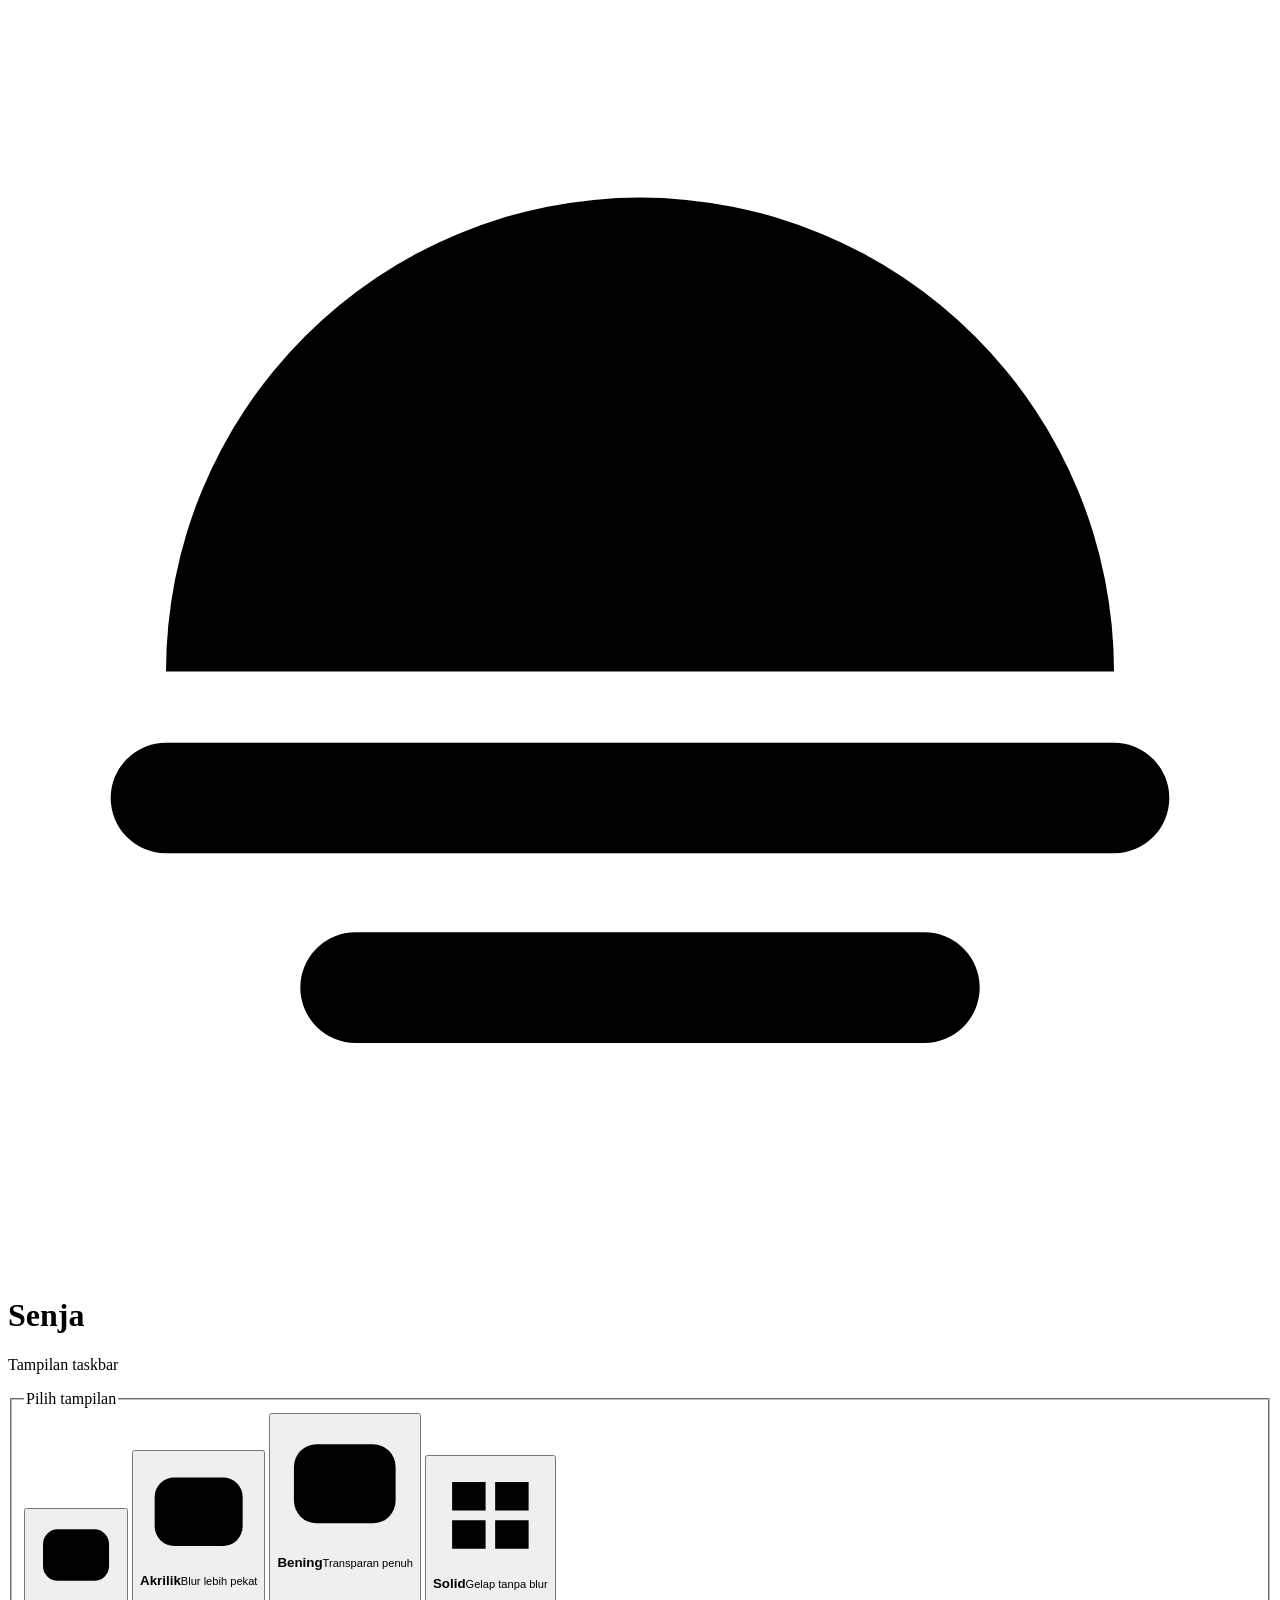
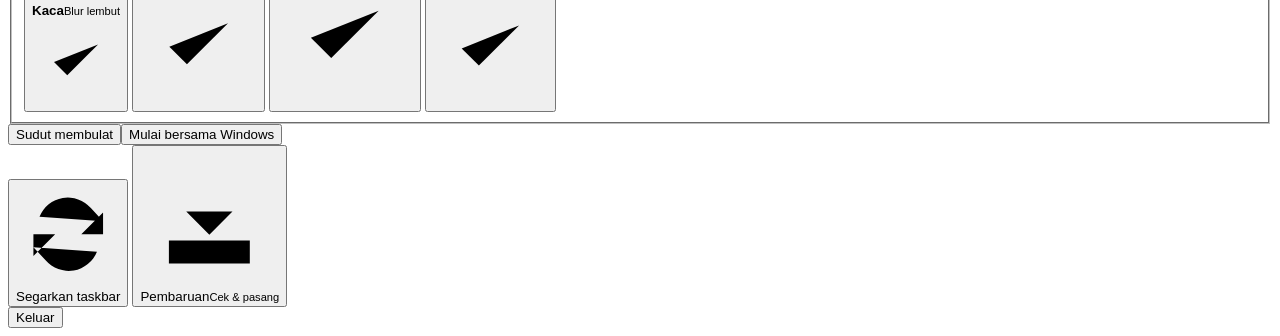
<file: cmd/samar/ui/menu.html>
<!doctype html>
<html lang="id"><head><meta charset="utf-8"><meta name="viewport" content="width=device-width,initial-scale=1">
<meta http-equiv="Content-Security-Policy" content="default-src 'none'; style-src 'unsafe-inline'; script-src 'unsafe-inline'; img-src data:; font-src data:; connect-src 'none'; base-uri 'none'; form-action 'none'">
<title>Senja — Tampilan taskbar</title><style>__CSS__</style></head>
<body><main class="panel" aria-label="Pengaturan Senja">
<header class="brand"><svg class="logo" viewBox="0 0 40 40" aria-hidden="true"><path fill="currentColor" d="M5 21a15 15 0 0 1 30 0H5Z"/><path d="M5 25h30M11 31h18" fill="none" stroke="currentColor" stroke-width="3.5" stroke-linecap="round"/></svg><div><h1>Senja</h1><p>Tampilan taskbar</p></div></header>
<fieldset class="styles"><legend>Pilih tampilan</legend><div class="style-grid" role="radiogroup" aria-label="Gaya taskbar">
<button class="style" role="radio" aria-checked="false" data-command="100" data-style="1"><svg class="style-icon" viewBox="0 0 24 24"><rect x="3" y="5" width="18" height="14" rx="4"/><path d="m7 15 5-6m0 6 5-6"/></svg><span><strong>Kaca</strong><small>Blur lembut</small></span><svg class="check" viewBox="0 0 20 20"><path d="m5 10 3 3 7-7"/></svg></button>
<button class="style" role="radio" aria-checked="false" data-command="101" data-style="2"><svg class="style-icon" viewBox="0 0 24 24"><rect x="3" y="5" width="18" height="14" rx="4"/><path d="M7 9h10M7 12h10M7 15h6"/></svg><span><strong>Akrilik</strong><small>Blur lebih pekat</small></span><svg class="check" viewBox="0 0 20 20"><path d="m5 10 3 3 7-7"/></svg></button>
<button class="style" role="radio" aria-checked="false" data-command="102" data-style="3"><svg class="style-icon" viewBox="0 0 24 24"><rect x="3" y="5" width="18" height="14" rx="4"/><path d="M8 9h3M8 12h8"/></svg><span><strong>Bening</strong><small>Transparan penuh</small></span><svg class="check" viewBox="0 0 20 20"><path d="m5 10 3 3 7-7"/></svg></button>
<button class="style" role="radio" aria-checked="false" data-command="103" data-style="4"><svg class="style-icon" viewBox="0 0 24 24"><path d="M4 5h7v6H4zm9 0h7v6h-7zM4 13h7v6H4zm9 0h7v6h-7z"/></svg><span><strong>Solid</strong><small>Gelap tanpa blur</small></span><svg class="check" viewBox="0 0 20 20"><path d="m5 10 3 3 7-7"/></svg></button>
</div></fieldset>
<section class="preferences" aria-label="Preferensi"><button class="setting" role="switch" aria-checked="false" data-command="105" id="rounded"><span>Sudut membulat</span><i class="switch" aria-hidden="true"><span class="switch-thumb"></span></i></button><button class="setting" role="switch" aria-checked="false" data-command="110" id="startup"><span>Mulai bersama Windows</span><i class="switch" aria-hidden="true"><span class="switch-thumb"></span></i></button></section>
<section class="quick-actions" aria-label="Tindakan aplikasi"><button class="action" data-command="111"><svg viewBox="0 0 24 24"><path d="M20 7v5h-5M4 17v-5h5M5.4 8a7 7 0 0 1 11.8-2L20 9M4 15l2.8 3A7 7 0 0 0 18.6 16"/></svg><span>Segarkan taskbar</span></button>
<button class="action update-action" data-command="112" aria-label="Pembaruan: cek dan pasang versi terbaru"><svg viewBox="0 0 24 24"><path d="M12 3v12m-4-4 4 4 4-4M5 16v4h14v-4"/></svg><span>Pembaruan</span><small>Cek &amp; pasang</small></button></section>
<footer><span class="save-status" id="status" role="status" aria-live="polite"></span><button class="exit" data-command="140">Keluar</button></footer>
</main><script>window.__SENJA_STATE__=__STATE__;</script><script>__JS__</script></body></html>
</file>
